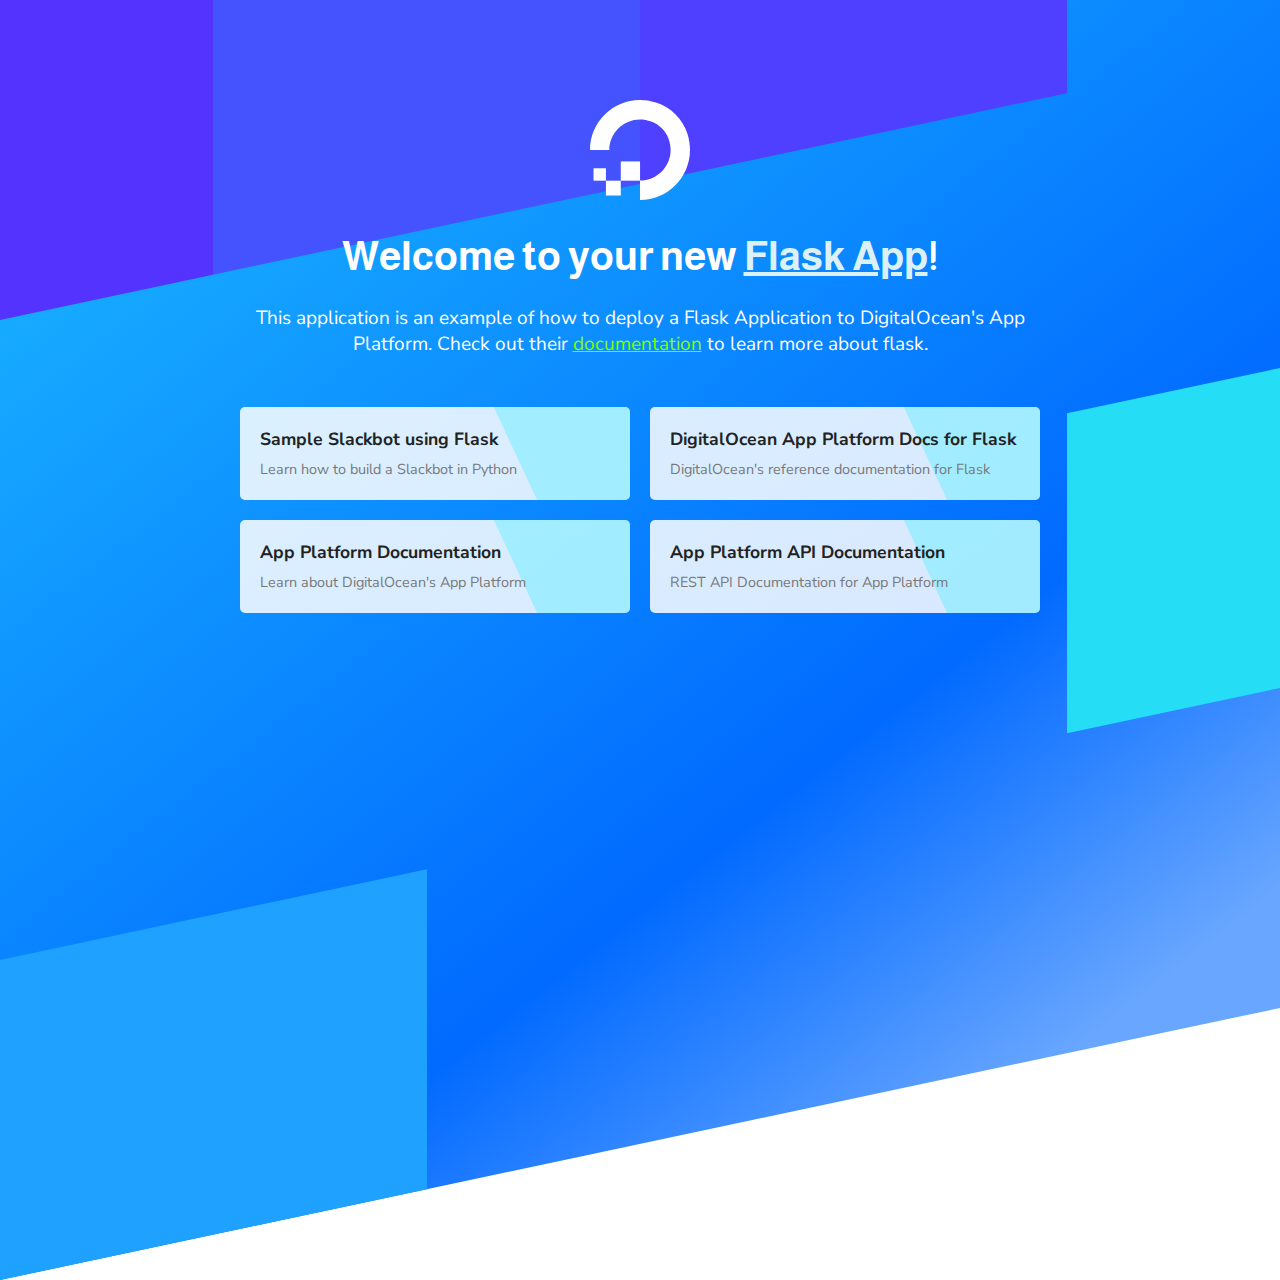
<file: templates/index1.html>
<!DOCTYPE html>
<html lang="en">

<head>
  <meta charset="UTF-8" />
  <meta name="viewport" content="width=device-width, initial-scale=1.0" />
  <title>Your New Flask App</title>

  <link rel="stylesheet"
    href="https://fonts.googleapis.com/css2?family=Almarai:wght@800&amp;family=Nunito+Sans&amp;display=swap" />
</head>

<body>
  <div class="container">
    <div class="content">
      <img src="[data-uri]" alt="DigitalOcean Logo" width="100" />
      <h1>Welcome to your new <a href="https://flask.palletsprojects.com/en/1.1.x/">Flask App</a>!</h1>

      <p>
        This application is an example of how to deploy a Flask Application to DigitalOcean's App
        Platform. Check out their <a href="https://flask.palletsprojects.com/en/1.1.x/quickstart/">documentation</a> to
        learn more about flask.
      </p>

    </div>

    <div class="links">
      <a href="https://github.com/MasonEgger/python-slackbot-sampleapp" target="_blank"
        rel="noopener noreferrer"><strong>Sample Slackbot using Flask</strong>
        <span>Learn how to build a Slackbot in Python</span>
      </a>
      <a href="https://www.digitalocean.com/docs/app-platform/languages-frameworks/python/" target="_blank"
        rel="noopener noreferrer"><strong>DigitalOcean App Platform Docs for Flask</strong>
        <span>DigitalOcean's reference documentation for Flask</span>
      </a>
      <a href="https://www.digitalocean.com/docs/app-platform/" target="_blank" rel="noopener noreferrer"><strong>App
          Platform Documentation</strong><span>Learn about DigitalOcean's App Platform</span></a>
      <a href="https://www.digitalocean.com/docs/droplets/how-to/" target="_blank" rel="noopener noreferrer"><strong>App
          Platform API Documentation</strong>
        <span>REST API Documentation for App Platform</span>
      </a>
    </div>
  </div>

  <div id="stripes">
    <span></span>
    <span></span>
    <span></span>
    <span></span>
    <span></span>
  </div>

  <style>
    * {
      box-sizing: border-box;
    }

    body {
      margin: 0;
      padding: 50px;
      min-height: 100vh;
      position: relative;
      color: #fff;
      font-family: "Nunito Sans", sans-serif;
      font-size: 19px;
    }

    h1,
    h2,
    h3,
    h4,
    h5,
    h6 {
      font-family: "Almarai", sans-serif;
    }

    :root {
      --background: linear-gradient(150deg,
          #17acff 15%,
          #016aff 70%,
          #68a6ff 94%);
      --first: #53f;
      --second: #4553ff;
      --third: #4f40ff;
      --fourth: #25ddf5;
      --fifth: #1fa2ff;
    }

    #stripes {
      position: absolute;
      top: 0;
      left: 0;
      z-index: -1;
      width: 100%;
      height: 100vw;
      display: grid;
      background: var(--background);
      grid-template-columns: repeat(6, 1fr);
      grid-template-rows: repeat(4, 1fr);
      transform: skewY(-12deg);
      transform-origin: 0;
    }

    #stripes span {
      /* border: 1px solid #c00c00; */
    }

    #stripes span:first-child {
      grid-column: span 1;
      background: var(--first);
    }

    #stripes span:nth-child(2) {
      grid-column: span 2;
      background: var(--second);
    }

    #stripes span:nth-child(3) {
      grid-column: span 2;
      background: var(--third);
    }

    #stripes span:nth-child(4) {
      grid-column: 6;
      grid-row: 3;
      background: var(--fourth);
    }

    #stripes span:nth-child(5) {
      grid-column: span 2;
      grid-row: 4;
      background: var(--fifth);
    }

    .container {
      max-width: 800px;
      margin: 0 auto;
      padding: 50px 0;
    }

    .content {
      text-align: center;
    }

    h1 {
      font-size: 2.5rem;
    }

    h1 a {
      color: #dbf1f5;
    }

    h1 a:hover {
      color: #7decff;
    }

    p {
      margin-bottom: 50px;
    }
     p a {
      color:chartreuse;
    }
    
    li {
      text-align: left
    }

    code {
      display: inline-block;
      padding: 3px 6px;
      margin-left: 3px;
      margin-right: 3px;
      border-radius: 5px;
      font-size: 0.8rem;
      background: #1a2279;
      color: #dbf1f5;
    }

    .links {
      display: grid;
      grid-template-columns: 1fr 1fr;
      gap: 20px;
    }

    .links a {
      position: relative;
      display: block;
      background: rgba(255, 255, 255, 0.85);
      border-radius: 5px;
      padding: 20px;
      font-size: 1.1rem;
      text-decoration: none;
      color: #222;
      transition: 0.3s ease all;
      overflow: hidden;
    }

    .links a:before,
    .links a:after {
      font-size: 40px;
      display: block;
      position: absolute;
    }

    .links a:before {
      content: "";
      top: -80%;
      right: -150px;
      width: 250px;
      height: 250px;
      background: rgba(125, 236, 255, 0.6);
      pointer-events: none;
      transform: rotate(-25deg);
      transition: 0.4s cubic-bezier(0.34, 0.31, 0, 1.81) transform;
    }

    .links a:after {
      content: "👉";
      top: 0;
      bottom: 0;
      display: flex;
      align-items: center;
      right: 30px;
      transform: translateX(80px);
      transition: 0.3s cubic-bezier(0.34, 0.31, 0, 1.81) transform;
    }

    .links a:hover {
      background: rgba(255, 255, 255, 0.9);
      box-shadow: 5px 5px 0 rgba(0, 0, 0, 0.5);
    }

    .links a:hover:before {
      transform: rotate(-25deg) translateX(60px);
    }

    .links a:hover:after {
      transform: none;
    }

    .links a strong,
    .links a span {
      position: relative;
      z-index: 1;
    }

    .links a strong {
      font-weight: bold;
      display: block;
      margin-bottom: 5px;
    }

    .links a span {
      color: #787878;
      font-size: 0.9rem;
    }
  </style>
</body>

</html>
</file>
